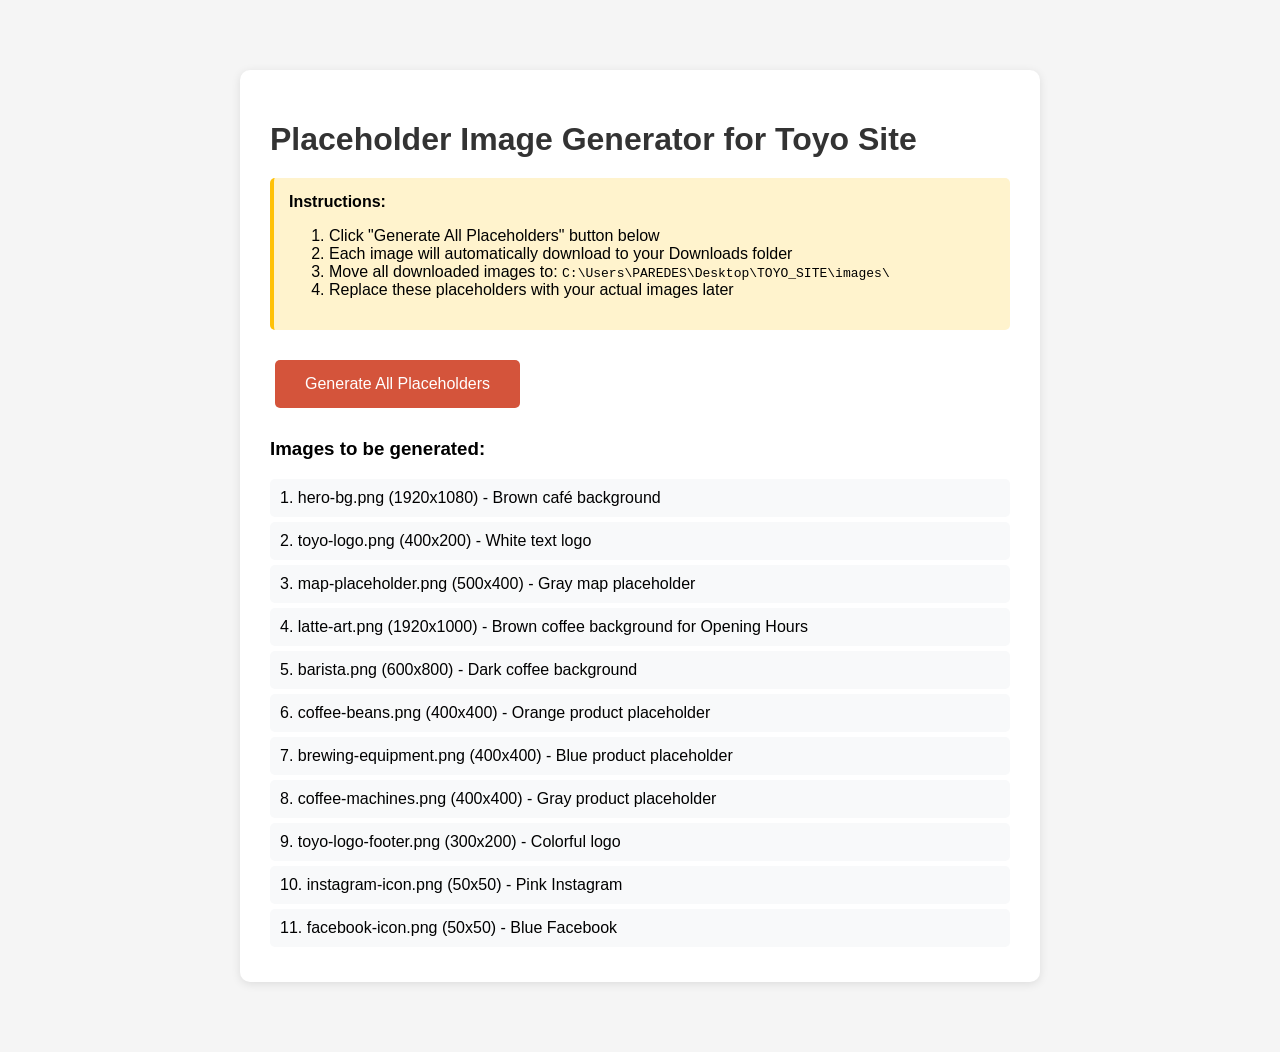
<file: generate-placeholders.html>
<!DOCTYPE html>
<html lang="en">
<head>
    <meta charset="UTF-8">
    <meta name="viewport" content="width=device-width, initial-scale=1.0">
    <title>Generate Placeholder Images</title>
    <style>
        body {
            font-family: Arial, sans-serif;
            max-width: 800px;
            margin: 50px auto;
            padding: 20px;
            background: #f5f5f5;
        }
        .container {
            background: white;
            padding: 30px;
            border-radius: 10px;
            box-shadow: 0 2px 10px rgba(0,0,0,0.1);
        }
        h1 {
            color: #333;
            margin-bottom: 10px;
        }
        .instructions {
            background: #fff3cd;
            padding: 15px;
            border-radius: 5px;
            margin: 20px 0;
            border-left: 4px solid #ffc107;
        }
        button {
            background: #d4543b;
            color: white;
            border: none;
            padding: 15px 30px;
            font-size: 16px;
            border-radius: 5px;
            cursor: pointer;
            margin: 10px 5px;
            transition: background 0.3s;
        }
        button:hover {
            background: #b8442f;
        }
        .status {
            margin-top: 20px;
            padding: 15px;
            background: #d4edda;
            border-radius: 5px;
            display: none;
        }
        canvas {
            display: none;
        }
        .image-list {
            margin-top: 20px;
        }
        .image-item {
            padding: 10px;
            margin: 5px 0;
            background: #f8f9fa;
            border-radius: 5px;
        }
    </style>
</head>
<body>
    <div class="container">
        <h1>Placeholder Image Generator for Toyo Site</h1>
        <div class="instructions">
            <strong>Instructions:</strong>
            <ol>
                <li>Click "Generate All Placeholders" button below</li>
                <li>Each image will automatically download to your Downloads folder</li>
                <li>Move all downloaded images to: <code>C:\Users\PAREDES\Desktop\TOYO_SITE\images\</code></li>
                <li>Replace these placeholders with your actual images later</li>
            </ol>
        </div>
        
        <button onclick="generateAllImages()">Generate All Placeholders</button>
        
        <div class="status" id="status">
            <strong>✓ Success!</strong> All placeholder images have been generated and downloaded.
            <br>Please move them from your Downloads folder to the images folder.
        </div>
        
        <div class="image-list">
            <h3>Images to be generated:</h3>
            <div class="image-item">1. hero-bg.png (1920x1080) - Brown café background</div>
            <div class="image-item">2. toyo-logo.png (400x200) - White text logo</div>
            <div class="image-item">3. map-placeholder.png (500x400) - Gray map placeholder</div>
            <div class="image-item">4. latte-art.png (1920x1000) - Brown coffee background for Opening Hours</div>
            <div class="image-item">5. barista.png (600x800) - Dark coffee background</div>
            <div class="image-item">6. coffee-beans.png (400x400) - Orange product placeholder</div>
            <div class="image-item">7. brewing-equipment.png (400x400) - Blue product placeholder</div>
            <div class="image-item">8. coffee-machines.png (400x400) - Gray product placeholder</div>
            <div class="image-item">9. toyo-logo-footer.png (300x200) - Colorful logo</div>
            <div class="image-item">10. instagram-icon.png (50x50) - Pink Instagram</div>
            <div class="image-item">11. facebook-icon.png (50x50) - Blue Facebook</div>
        </div>
    </div>
    
    <canvas id="canvas"></canvas>
    
    <script>
        function createImage(width, height, backgroundColor, text, textColor, fileName) {
            const canvas = document.getElementById('canvas');
            canvas.width = width;
            canvas.height = height;
            const ctx = canvas.getContext('2d');
            
            // Background
            ctx.fillStyle = backgroundColor;
            ctx.fillRect(0, 0, width, height);
            
            // Text
            ctx.fillStyle = textColor;
            ctx.textAlign = 'center';
            ctx.textBaseline = 'middle';
            
            // Adjust font size based on canvas size
            const fontSize = Math.min(width, height) / 10;
            ctx.font = `bold ${fontSize}px Arial`;
            
            // Draw text
            const lines = text.split('\n');
            const lineHeight = fontSize * 1.2;
            const startY = height / 2 - ((lines.length - 1) * lineHeight) / 2;
            
            lines.forEach((line, index) => {
                ctx.fillText(line, width / 2, startY + index * lineHeight);
            });
            
            // Add dimension text at bottom
            ctx.font = `${fontSize / 3}px Arial`;
            ctx.fillStyle = textColor + '80'; // Semi-transparent
            ctx.fillText(`${width}x${height}px`, width / 2, height - 30);
            
            // Download
            canvas.toBlob(blob => {
                const url = URL.createObjectURL(blob);
                const a = document.createElement('a');
                a.href = url;
                a.download = fileName;
                a.click();
                URL.revokeObjectURL(url);
            });
        }
        
        function generateAllImages() {
            setTimeout(() => createImage(1920, 1080, '#6b4e3d', 'HERO\nBACKGROUND\n[Replace with café interior photo]', '#ffffff', 'hero-bg.png'), 100);
            setTimeout(() => createImage(400, 200, '#2a2a2a', 'TOYO\n[Replace with logo]', '#ffffff', 'toyo-logo.png'), 300);
            setTimeout(() => createImage(500, 400, '#9e9e9e', 'MAP\nPLACEHOLDER\n[Replace with map screenshot]', '#ffffff', 'map-placeholder.png'), 500);
            setTimeout(() => createImage(1920, 1000, '#8b6f47', 'LATTE ART BACKGROUND\n[Replace with coffee photo]', '#ffffff', 'latte-art.png'), 700);
            setTimeout(() => createImage(600, 800, '#4a3428', 'BARISTA\n[Replace with café photo]', '#ffffff', 'barista.png'), 900);
            setTimeout(() => createImage(400, 400, '#ff9e5a', 'COFFEE\nBEANS\n[Replace with product photo]', '#ffffff', 'coffee-beans.png'), 1100);
            setTimeout(() => createImage(400, 400, '#5a9eff', 'BREWING\nEQUIPMENT\n[Replace with product photo]', '#ffffff', 'brewing-equipment.png'), 1300);
            setTimeout(() => createImage(400, 400, '#757575', 'COFFEE\nMACHINES\n[Replace with product photo]', '#ffffff', 'coffee-machines.png'), 1500);
            setTimeout(() => createImage(300, 200, '#d4543b', 'TOYO\nLOGO\n[Replace with colorful logo]', '#ffffff', 'toyo-logo-footer.png'), 1700);
            setTimeout(() => createImage(50, 50, '#E4405F', 'IG', '#ffffff', 'instagram-icon.png'), 1900);
            setTimeout(() => createImage(50, 50, '#1877F2', 'FB', '#ffffff', 'facebook-icon.png'), 2100);
            
            // Show status message
            setTimeout(() => {
                document.getElementById('status').style.display = 'block';
            }, 2500);
        }
    </script>
</body>
</html>
</file>
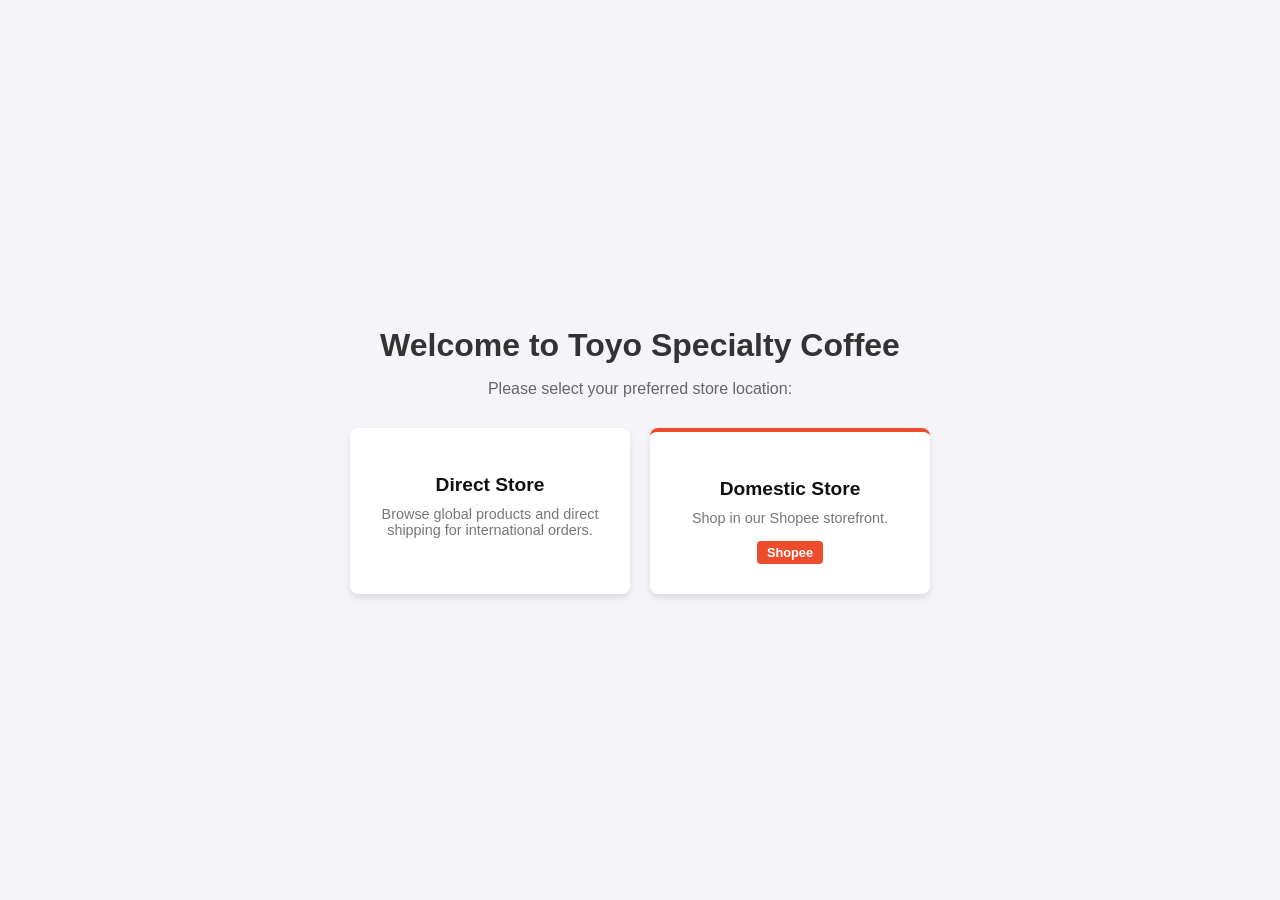
<file: pages/option-equipment.html>
<!DOCTYPE html>
<html lang="en">
<head>
    <meta charset="UTF-8">
    <meta name="viewport" content="width=device-width, initial-scale=1.0">
    <title>Select Your Store - Toyo Specialty Coffee</title>
    <link rel="icon" href="/images/icon_image.jpg" type="image/jpg">
    
    <style>
        /* Store Selector Styles */
        .store-selector-body {
            font-family: Arial, sans-serif;
            background-color: #f4f4f9;
            margin: 0;
            display: flex;
            justify-content: center;
            align-items: center;
            height: 100vh;
        }

        .selector-container {
            text-align: center;
            max-width: 600px;
            padding: 20px;
        }

        .selector-container h1 {
            color: #333;
            margin-bottom: 10px;
        }

        .selector-container p {
            color: #666;
            margin-bottom: 30px;
        }

        .store-options {
            display: flex;
            gap: 20px;
            justify-content: center;
            flex-wrap: wrap;
        }

        .store-card {
            background: #ffffff;
            padding: 30px;
            border-radius: 8px;
            text-decoration: none;
            color: #333;
            width: 220px;
            box-shadow: 0 4px 6px rgba(0,0,0,0.1);
            transition: transform 0.2s, box-shadow 0.2s;
            position: relative;
        }

        .store-card:hover {
            transform: translateY(-5px);
            box-shadow: 0 6px 12px rgba(0,0,0,0.15);
        }

        .store-card h2 {
            font-size: 1.2rem;
            margin-bottom: 10px;
            color: #111;
        }

        .store-card p {
            font-size: 0.9rem;
            color: #777;
            margin: 0;
        }

        .shopee-card {
            border-top: 4px solid #ee4d2d; /* Shopee's signature orange color */
        }

        .badge {
            display: inline-block;
            margin-top: 15px;
            background-color: #ee4d2d;
            color: white;
            padding: 4px 10px;
            font-size: 0.8rem;
            border-radius: 4px;
            font-weight: bold;
        }

    </style>
</head>
<body class="store-selector-body">

    <div class="selector-container">
        <h1>Welcome to Toyo Specialty Coffee</h1>
        <p>Please select your preferred store location:</p>

        <div class="store-options">
            <a href="https://store.toyocafe.org" target="_blank" rel="noopener noreferrer" class="store-card">
                <h2>Direct Store</h2>
                <p>Browse global products and direct shipping for international orders.</p>
            </a>

            <a href="https://shopee.ph/toyocafeph?originalCategoryId=11034549#product_list" target="_blank" rel="noopener noreferrer" class="store-card shopee-card">
                <h2>Domestic Store</h2>
                <p>Shop in our Shopee storefront.</p>
                <span class="badge">Shopee</span>
            </a>
        </div>
    </div>

    </body>
</html>
</file>
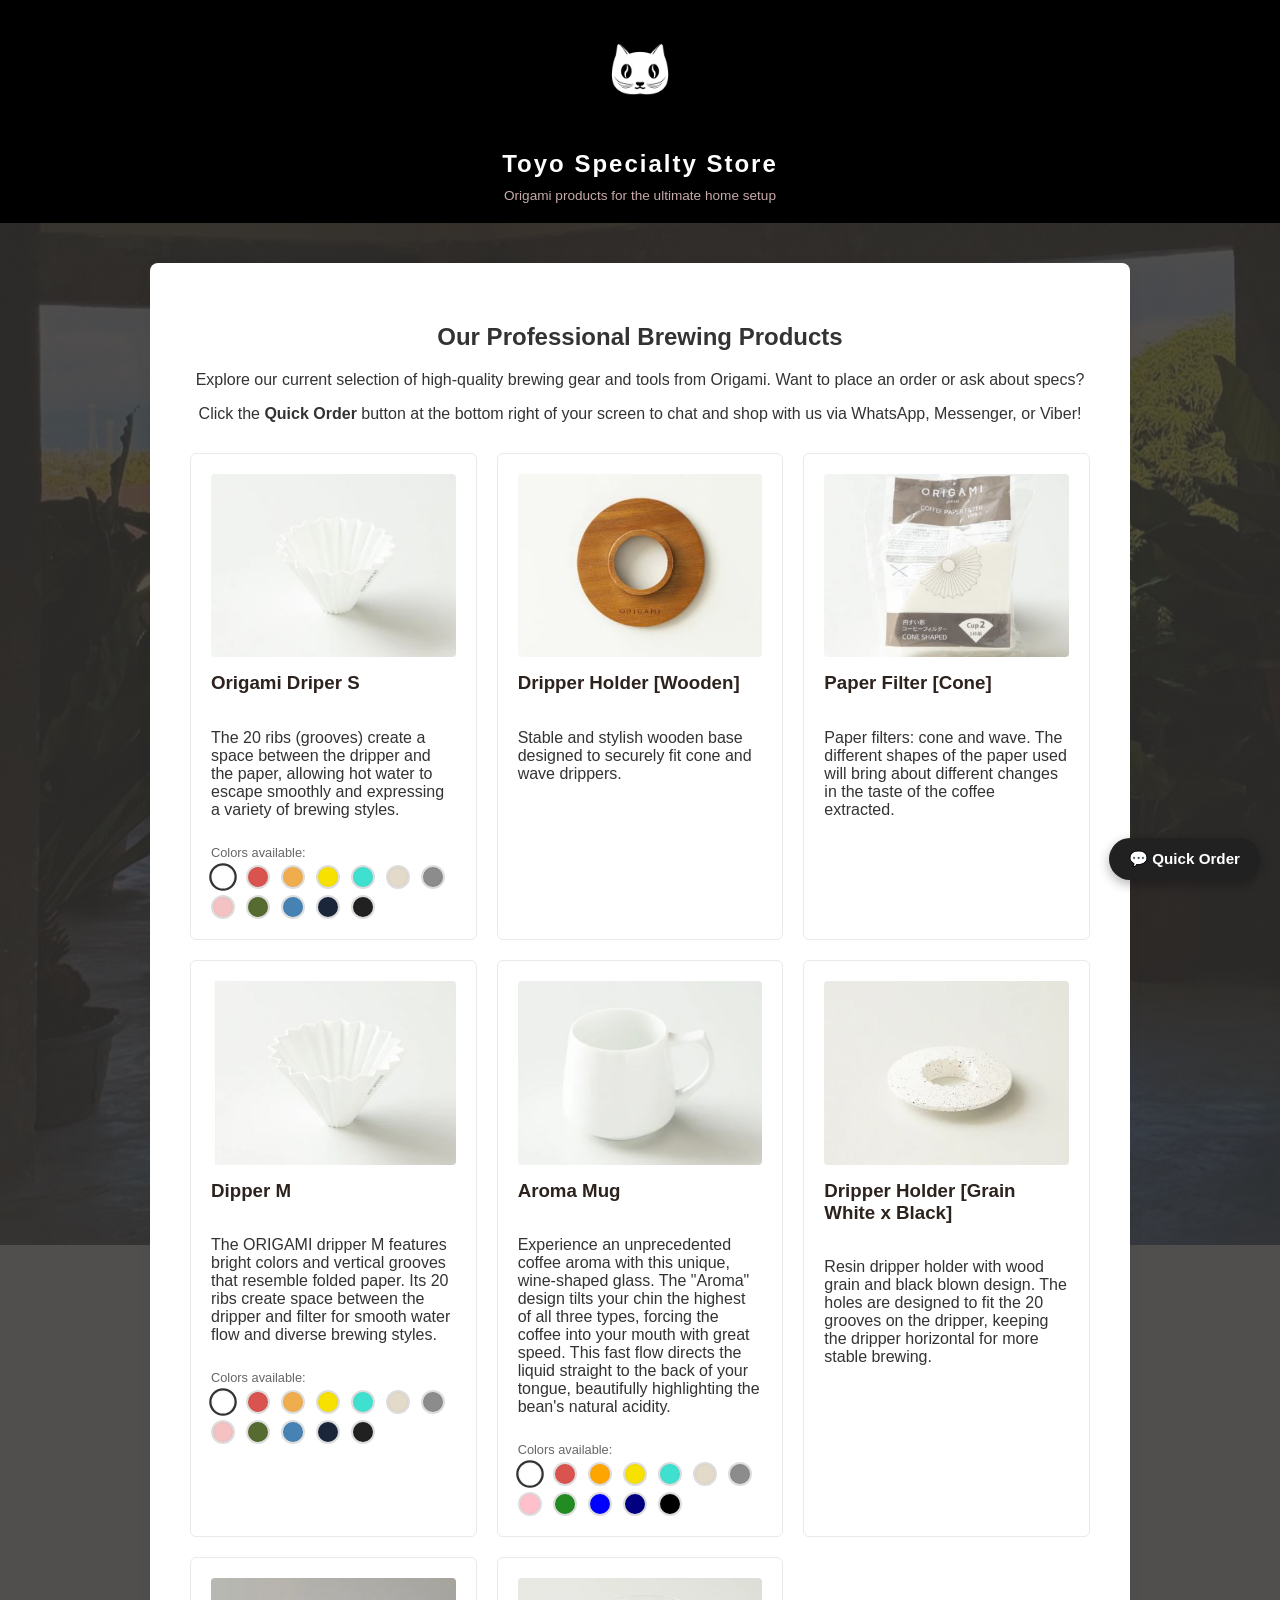
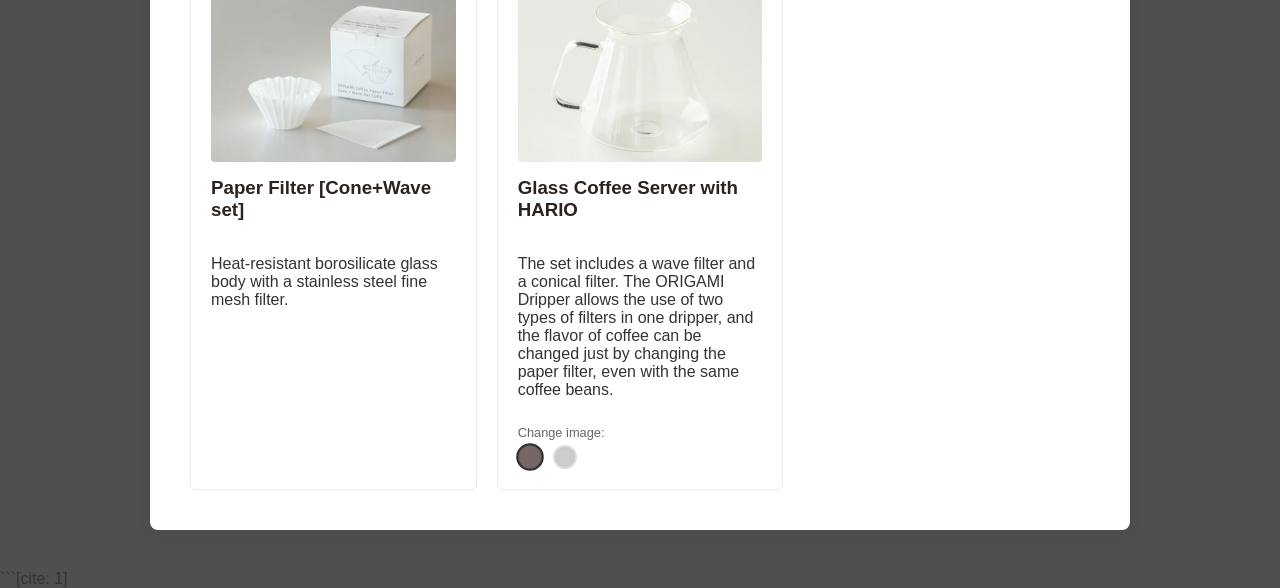
<file: pages/Brewing Store/Brewing-Equipment.html>
<!DOCTYPE html>
<html lang="en">
<head>
    <meta charset="UTF-8">
    <meta name="viewport" content="width=device-width, initial-scale=1.0">
    <title>Brewing Equipments Store</title>
    <link rel="icon" href="/images/icon_image.jpg" type="image/jpg">
    <link rel="stylesheet" href="/pages/store-style.css">
    <style>
        /* Smooth transition effect for the product image */
        .fade-image {
            transition: opacity 0.3s ease-in-out, transform 0.3s ease-in-out;
            opacity: 1;
        }

        /* Applied briefly during color change for a smooth fade effect */
        .fade-image.changing {
            opacity: 0.4;
            transform: scale(0.98);
        }

        /* Style and hover/active states for the color swatches */
        .swatch {
            cursor: pointer;
            display: inline-block;
            width: 20px;
            height: 20px;
            border-radius: 50%;
            border: 2px solid #ddd;
            margin-right: 5px;
            transition: transform 0.2s, border-color 0.2s;
        }

        .swatch:hover, .swatch.active {
            transform: scale(1.15);
            border-color: #333;
        }

        /* Make product images look clickable */
        .product-image {
            cursor: pointer;
        }

        /* Lightbox Modal Overlay */
        .image-modal {
            display: none;
            position: fixed;
            z-index: 1000;
            left: 0;
            top: 0;
            width: 100%;
            height: 100%;
            background-color: rgba(0, 0, 0, 0.8);
            justify-content: center;
            align-items: center;
        }

        /* Modal Content Wrapper */
        .modal-content-wrapper {
            position: relative;
            max-width: 90%;
            max-height: 90%;
            display: flex;
            justify-content: center;
            align-items: center;
        }

        /* Enlarged Image Inside Modal */
        .modal-image {
            max-width: 80vw;
            max-height: 80vh;
            border-radius: 8px;
            object-fit: contain;
            box-shadow: 0 5px 15px rgba(0,0,0,0.5);
        }

        /* Close Button on the Left Side */
        .modal-close {
            position: absolute;
            top: -15px;
            left: -15px;
            background-color: #fff;
            color: #333;
            font-size: 24px;
            font-weight: bold;
            width: 40px;
            height: 40px;
            border-radius: 50%;
            border: 2px solid #ccc;
            cursor: pointer;
            display: flex;
            justify-content: center;
            align-items: center;
            box-shadow: 0 2px 8px rgba(0,0,0,0.3);
            transition: background-color 0.2s, transform 0.2s;
            z-index: 1010;
        }

        .modal-close:hover {
            background-color: #f0f0f0;
            transform: scale(1.1);
        }

        /* Header / Navigation Bar Centered Styling */
        header {
            display: flex;
            flex-direction: column;
            align-items: center;
            justify-content: center;
            text-align: center;
            padding: 20px 30px;
        }

        .header-left {
            display: flex;
            flex-direction: column;
            align-items: center;
            gap: 15px;
        }

        .header-titles {
            display: flex;
            flex-direction: column;
            align-items: center;
        }

        header h1 {
            margin: 0;
            font-size: 1.5rem;
        }

        .tagline {
            font-size: 0.85rem;
            opacity: 0.8;
        }

        /* Floating Chat Widget Styles */
        .floating-chat-container {
            position: fixed;
            bottom: 20px;
            right: 20px;
            z-index: 999;
        }

        .floating-main-btn {
            background-color: #212121;
            color: white;
            border: none;
            border-radius: 50px;
            padding: 12px 20px;
            font-weight: bold;
            font-size: 0.95rem;
            cursor: pointer;
            box-shadow: 0 4px 12px rgba(0,0,0,0.3);
            display: flex;
            align-items: center;
            gap: 8px;
            transition: transform 0.2s;
        }

        .floating-main-btn:hover {
            transform: scale(1.05);
        }

        .floating-options {
            display: none;
            flex-direction: column;
            gap: 8px;
            position: absolute;
            bottom: 55px;
            right: 0;
            background: white;
            padding: 10px;
            border-radius: 12px;
            box-shadow: 0 5px 15px rgba(0,0,0,0.2);
            min-width: 180px;
        }

        .floating-options.active {
            display: flex;
        }

        .floating-options a {
            padding: 8px 12px;
            border-radius: 8px;
            color: white;
            text-decoration: none;
            font-weight: bold;
            font-size: 0.85rem;
            text-align: center;
            transition: opacity 0.2s;
        }

        .floating-options a:hover {
            opacity: 0.9;
        }

        .fl-whatsapp { background-color: #25d366; }
        .fl-messenger { background-color: #0084ff; }
        .fl-viber { background-color: #7360f2; }
    </style>
</head>
<body>

    <header>
        <div class="header-left">
            <div class="header-logo-wrapper">
                <img src="brewing-tools-images/cat-logo.png" alt="Toyo Specialty Store Logo" class="header-logo">
            </div>
            <div class="header-titles">
                <h1>Toyo Specialty Store</h1>
                <span class="tagline">Origami products for the ultimate home setup</span>
            </div>
        </div>
    </header>

    <div class="container">
        <h2>Our Professional Brewing Products</h2>
        <p>Explore our current selection of high-quality brewing gear and tools from Origami. Want to place an order or ask about specs?</p>
        <p>Click the <strong>Quick Order</strong> button at the bottom right of your screen to chat and shop with us via WhatsApp, Messenger, or Viber!</p>

        <div class="products-grid">
            <div class="product-card" data-product="origami-s">
                <div class="product-image-wrapper">
                    <img src="brewing-tools-images/dipper-s-colors/dipper-s-white.JPG" alt="Origami Driper S" class="product-image fade-image" id="origami-s-img" onclick="openModal(this)">
                </div>
                <h3>Origami Driper S</h3>
                <p>The 20 ribs (grooves) create a space between the dripper and the paper, allowing hot water to escape smoothly and expressing a variety of brewing styles.</p>
                
                <div class="color-swatches-container">
                    <span class="color-label">Colors available:</span>
                    <div class="color-swatches">
                        <span class="swatch active" style="background-color: #ffffff;" title="White" onclick="changeColor('origami-s-img', 'brewing-tools-images/dipper-s-colors/dipper-s-white.JPG', this)"></span>
                        <span class="swatch" style="background-color: #d9534f;" title="Red" onclick="changeColor('origami-s-img', 'brewing-tools-images/dipper-s-colors/dipper-s-red.JPG', this)"></span>
                        <span class="swatch" style="background-color: #f0ad4e;" title="Orange" onclick="changeColor('origami-s-img', 'brewing-tools-images/dipper-s-colors/dipper-s-orange.JPG', this)"></span>
                        <span class="swatch" style="background-color: #f7e100;" title="Yellow" onclick="changeColor('origami-s-img', 'brewing-tools-images/dipper-s-colors/dipper-s-yellow.JPG', this)"></span>
                        <span class="swatch" style="background-color: #40e0d0;" title="Turquoise" onclick="changeColor('origami-s-img', 'brewing-tools-images/dipper-s-colors/dipper-s-turquoise.JPG', this)"></span>
                        <span class="swatch" style="background-color: #e3dac9;" title="Matte Beige" onclick="changeColor('origami-s-img', 'brewing-tools-images/dipper-s-colors/dipper-s-beige.JPG', this)"></span>
                        <span class="swatch" style="background-color: #8c8c8c;" title="Matte Gray" onclick="changeColor('origami-s-img', 'brewing-tools-images/dipper-s-colors/dipper-s-gray.JPG', this)"></span>
                        <span class="swatch" style="background-color: #f4c2c2;" title="Matte Pink" onclick="changeColor('origami-s-img', 'brewing-tools-images/dipper-s-colors/dipper-s-pink.JPG', this)"></span>
                        <span class="swatch" style="background-color: #556b2f;" title="Matte Green" onclick="changeColor('origami-s-img', 'brewing-tools-images/dipper-s-colors/dipper-s-green.JPG', this)"></span>
                        <span class="swatch" style="background-color: #4682b4;" title="Matte Blue" onclick="changeColor('origami-s-img', 'brewing-tools-images/dipper-s-colors/dipper-s-blue.JPG', this)"></span>
                        <span class="swatch" style="background-color: #1b263b;" title="Matte Navy" onclick="changeColor('origami-s-img', 'brewing-tools-images/dipper-s-colors/dipper-s-navy.JPG', this)"></span>
                        <span class="swatch" style="background-color: #212121;" title="Matte Black" onclick="changeColor('origami-s-img', 'brewing-tools-images/dipper-s-colors/dipper-s-black.JPG', this)"></span>
                    </div>
                </div>
            </div>

            <div class="product-card">
                <div class="product-image-wrapper">
                    <img src="brewing-tools-images/dripper holder[holder].JPG" alt="Dripper Holder" class="product-image" onclick="openModal(this)">
                </div>
                <h3>Dripper Holder [Wooden]</h3>
                <p>Stable and stylish wooden base designed to securely fit cone and wave drippers.</p>
            </div>

            <div class="product-card">
                <div class="product-image-wrapper">
                    <img src="brewing-tools-images/origami filter[cone].JPG" alt="Origami Cone Filter" class="product-image" onclick="openModal(this)">
                </div>
                <h3>Paper Filter [Cone]</h3>
                <p>Paper filters: cone and wave. The different shapes of the paper used will bring about different changes in the taste of the coffee extracted.</p>
            </div>

            <div class="product-card" data-product="dipper-m">
                <div class="product-image-wrapper">
                    <img src="brewing-tools-images/dipper-m-colors/dipper-m-white.JPG" alt="Dipper M" class="product-image fade-image" id="dipper-m-img" onclick="openModal(this)">
                </div>
                <h3>Dipper M</h3>
                <p>The ORIGAMI dripper M features bright colors and vertical grooves that resemble folded paper. Its 20 ribs create space between the dripper and filter for smooth water flow and diverse brewing styles.</p>
                
                <div class="color-swatches-container">
                    <span class="color-label">Colors available:</span>
                    <div class="color-swatches">
                        <span class="swatch active" style="background-color: #ffffff;" title="White" onclick="changeColor('dipper-m-img', 'brewing-tools-images/dipper-m-colors/dipper-m-white.JPG', this)"></span>
                        <span class="swatch" style="background-color: #d9534f;" title="Red" onclick="changeColor('dipper-m-img', 'brewing-tools-images/dipper-m-colors/dipper-m-red.JPG', this)"></span>
                        <span class="swatch" style="background-color: #f0ad4e;" title="Orange" onclick="changeColor('dipper-m-img', 'brewing-tools-images/dipper-m-colors/dipper-m-orange.JPG', this)"></span>
                        <span class="swatch" style="background-color: #f7e100;" title="Yellow" onclick="changeColor('dipper-m-img', 'brewing-tools-images/dipper-m-colors/dipper-m-yellow.JPG', this)"></span>
                        <span class="swatch" style="background-color: #40e0d0;" title="Turquoise" onclick="changeColor('dipper-m-img', 'brewing-tools-images/dipper-m-colors/dipper-m-turquoise.JPG', this)"></span>
                        <span class="swatch" style="background-color: #e3dac9;" title="Matte Beige" onclick="changeColor('dipper-m-img', 'brewing-tools-images/dipper-m-colors/dipper-m-beige.JPG', this)"></span>
                        <span class="swatch" style="background-color: #8c8c8c;" title="Matte Gray" onclick="changeColor('dipper-m-img', 'brewing-tools-images/dipper-m-colors/dipper-m-gray.JPG', this)"></span>
                        <span class="swatch" style="background-color: #f4c2c2;" title="Matte Pink" onclick="changeColor('dipper-m-img', 'brewing-tools-images/dipper-m-colors/dipper-m-pink.JPG', this)"></span>
                        <span class="swatch" style="background-color: #556b2f;" title="Matte Green" onclick="changeColor('dipper-m-img', 'brewing-tools-images/dipper-m-colors/dipper-m-green.JPG', this)"></span>
                        <span class="swatch" style="background-color: #4682b4;" title="Matte Blue" onclick="changeColor('dipper-m-img', 'brewing-tools-images/dipper-m-colors/dipper-m-blue.JPG', this)"></span>
                        <span class="swatch" style="background-color: #1b263b;" title="Matte Navy" onclick="changeColor('dipper-m-img', 'brewing-tools-images/dipper-m-colors/dipper-m-navy.JPG', this)"></span>
                        <span class="swatch" style="background-color: #212121;" title="Matte Black" onclick="changeColor('dipper-m-img', 'brewing-tools-images/dipper-m-colors/dipper-m-black.JPG', this)"></span>
                    </div>
                </div>
            </div>

            <div class="product-card" data-product="aroma-mug">
                <div class="product-image-wrapper">
                    <img src="brewing-tools-images/aroma-mug/aroma-mug-white.JPG" alt="Aroma Mug" class="product-image fade-image" id="aroma-mug-img" onclick="openModal(this)">
                </div>
                <h3>Aroma Mug</h3>
                <p>Experience an unprecedented coffee aroma with this unique, wine-shaped glass. The "Aroma" design tilts your chin the highest of all three types, forcing the coffee into your mouth with great speed. This fast flow directs the liquid straight to the back of your tongue, beautifully highlighting the bean's natural acidity.</p>
                
                <div class="color-swatches-container">
                    <span class="color-label">Colors available:</span>
                    <div class="color-swatches">
                        <span class="swatch active" style="background-color: #ffffff;" title="White" onclick="changeColor('aroma-mug-img', 'brewing-tools-images/aroma-mug/aroma-mug-white.JPG', this)"></span>
                        <span class="swatch" style="background-color: #d9534f;" title="Red" onclick="changeColor('aroma-mug-img', 'brewing-tools-images/aroma-mug/aroma-mug-red.JPG', this)"></span>
                        <span class="swatch" style="background-color: #ffa500;" title="Orange" onclick="changeColor('aroma-mug-img', 'brewing-tools-images/aroma-mug/aroma-mug-orange.JPG', this)"></span>
                        <span class="swatch" style="background-color: #f7e100;" title="Yellow" onclick="changeColor('aroma-mug-img', 'brewing-tools-images/aroma-mug/aroma-mug-yellow.JPG', this)"></span>
                        <span class="swatch" style="background-color: #40e0d0;" title="Turquoise" onclick="changeColor('aroma-mug-img', 'brewing-tools-images/aroma-mug/aroma-mug-turquoise.JPG', this)"></span>
                        <span class="swatch" style="background-color: #e3dac9;" title="Beige" onclick="changeColor('aroma-mug-img', 'brewing-tools-images/aroma-mug/aroma-mug-beige.JPG', this)"></span>
                        <span class="swatch" style="background-color: #8c8c8c;" title="Gray" onclick="changeColor('aroma-mug-img', 'brewing-tools-images/aroma-mug/aroma-mug-gray.JPG', this)"></span>
                        <span class="swatch" style="background-color: #ffc0cb;" title="Pink" onclick="changeColor('aroma-mug-img', 'brewing-tools-images/aroma-mug/aroma-mug-pink.JPG', this)"></span>
                        <span class="swatch" style="background-color: #228b22;" title="Green" onclick="changeColor('aroma-mug-img', 'brewing-tools-images/aroma-mug/aroma-mug-green.JPG', this)"></span>
                        <span class="swatch" style="background-color: #0000ff;" title="Blue" onclick="changeColor('aroma-mug-img', 'brewing-tools-images/aroma-mug/aroma-mug-blue.JPG', this)"></span>
                        <span class="swatch" style="background-color: #000080;" title="Navy" onclick="changeColor('aroma-mug-img', 'brewing-tools-images/aroma-mug/aroma-mug-navy.JPG', this)"></span>
                        <span class="swatch" style="background-color: #000000;" title="Black" onclick="changeColor('aroma-mug-img', 'brewing-tools-images/aroma-mug/aroma-mug-black.JPG', this)"></span>
                    </div>
                </div>
            </div>

            <div class="product-card">
                <div class="product-image-wrapper">
                    <img src="brewing-tools-images/Dripper holder [Grain White x Black].JPG" alt="V60 Pour Over Dripper" class="product-image" onclick="openModal(this)">
                </div>
                <h3>Dripper Holder [Grain White x Black]</h3>
                <p>Resin dripper holder with wood grain and black blown design. The holes are designed to fit the 20 grooves on the dripper, keeping the dripper horizontal for more stable brewing.</p>
            </div>

            <div class="product-card">
                <div class="product-image-wrapper">
                    <img src="brewing-tools-images/Paper Filter [Cone+Wave set].JPG" alt="Classic French Press" class="product-image" onclick="openModal(this)">
                </div>
                <h3>Paper Filter [Cone+Wave set]</h3>
                <p>Heat-resistant borosilicate glass body with a stainless steel fine mesh filter.</p>

            </div>

            <div class="product-card">
                <div class="product-image-wrapper">
                    <img src="brewing-tools-images/Glass Coffee Server with HARIO.JPG" alt="Glass Coffee Server with HARIO" class="product-image fade-image" id="hario-server-img" onclick="openModal(this)">
                </div>
                <h3>Glass Coffee Server with HARIO</h3>
                <p>The set includes a wave filter and a conical filter. The ORIGAMI Dripper allows the use of two types of filters in one dripper, and the flavor of coffee can be changed just by changing the paper filter, even with the same coffee beans.</p>
            
                <div class="color-swatches-container">
                    <span class="color-label">Change image:</span>
                    <div class="color-swatches">
                        <span class="swatch active" style="background-color: #766666;" title="Default" onclick="changeColor('hario-server-img', 'brewing-tools-images/Glass Coffee Server with HARIO.JPG', this)"></span>
                        <span class="swatch" style="background-color: #cccccc;" title="Hario Glass" onclick="changeColor('hario-server-img', 'brewing-tools-images/HARIO GLASS.JPG', this)"></span>
                    </div>
                </div>
            </div>

        </div> 
    </div> 

    <!-- Lightbox Modal Container -->
    <div id="imageModal" class="image-modal" onclick="closeModal(event)">
        <div class="modal-content-wrapper">
            <button class="modal-close" onclick="closeModal(event)">&times;</button>
            <img class="modal-image" id="modalImg" alt="Enlarged Product View">
        </div>
    </div>

    <!-- Floating Chat Widget (Bottom-Right) -->
    <div class="floating-chat-container">
        <div class="floating-options" id="floatingOptions">
            <a href="https://wa.me/639627708694" target="_blank" class="fl-whatsapp">WhatsApp</a>
            <a href="https://m.me/61574739190985" target="_blank" onclick="openMessenger(event)" class="fl-messenger">Facebook Messenger</a>
            <a href="viber://chat?number=%2B639627708694" target="_blank" class="fl-viber" id="viberLink">Viber</a>
        </div>
        <button class="floating-main-btn" onclick="toggleFloatingChat()">
            💬 Quick Order
        </button>
    </div>

    <script>
        function openMessenger(event) {
            event.preventDefault();
            var width = 800;
            var height = 600;
            var left = (window.innerWidth / 2) - (width / 2);
            var top = (window.innerHeight / 2) - (height / 2);
            
            window.open("https://m.me/61574739190985", "MessengerChat", "width=" + width + ",height=" + height + ",top=" + top + ",left=" + left + ",toolbar=no,location=no,status=no,menubar=no,scrollbars=yes");
        }

        function toggleFloatingChat() {
            var options = document.getElementById('floatingOptions');
            options.classList.toggle('active');
        }

        function changeColor(imgId, newImageSrc, swatchElement) {
            var imgElement = document.getElementById(imgId);
            
            if (imgElement.src.includes(newImageSrc)) return;

            imgElement.classList.add('changing');

            setTimeout(function() {
                imgElement.src = newImageSrc;
                imgElement.classList.remove('changing');
            }, 300);

            var parentSwatches = swatchElement.closest('.color-swatches').querySelectorAll('.swatch');
            parentSwatches.forEach(function(s) {
                s.classList.remove('active');
            });
            swatchElement.classList.add('active');
        }

        function openModal(imgElement) {
            var modal = document.getElementById('imageModal');
            var modalImg = document.getElementById('modalImg');
            modal.style.display = 'flex';
            modalImg.src = imgElement.src;
        }

        function closeModal(event) {
            if (event.target.id === 'imageModal' || event.target.classList.contains('modal-close')) {
                document.getElementById('imageModal').style.display = 'none';
            }
        }

        // Check if the user is on a mobile device
        function isMobileDevice() {
            return /Android|webOS|iPhone|iPad|iPod|BlackBerry|IEMobile|Opera Mini/i.test(navigator.userAgent);
        }

        // If NOT on a mobile device (i.e. desktop), hide the Viber option
        window.addEventListener('DOMContentLoaded', function() {
            var viberElement = document.getElementById('viberLink');
            if (viberElement && !isMobileDevice()) {
                viberElement.style.display = 'none';
            }
        });
    </script>

</body>
</html>
```[cite: 1]
</file>
<file: pages/store-style.css>
/* General page styling */
        body {
            font-family: 'Helvetica Neue', Arial, sans-serif;
            margin: 0;
            padding: 0;
            /* Background image placeholder */
            background: linear-gradient(rgba(50, 48, 46, 0.85), rgba(50, 48, 46, 0.85)), url('/images/hero-bg2.jpg') no-repeat center center fixed;
            background-size: cover;
            color: #333;
        }

        header {
            background-color: #000000;
            color: white;
            padding: 30px 20px;
            text-align: center;
        }

        /* Centered Logo Placeholder Style */
        .header-logo-wrapper {
            width: 100px;
            height: 100px;
            margin: 0 auto 15px auto;
            border-radius: 50%;
            overflow: hidden;
            background-color: #222;
            display: flex;
            align-items: center;
            justify-content: center;
        }

        .header-logo {
            width: 100%;
            height: 100%;
            object-fit: cover;
            display: block;
        }

        h1 {
            margin: 0;
            font-size: 2.5rem;
            letter-spacing: 2px;
        }

        .tagline {
            display: block;
            margin-top: 10px;
            font-size: 1.1rem;
            color: #f9d6d5;
        }

        .container {
            max-width: 900px;
            margin: 40px auto;
            background: white;
            padding: 40px;
            border-radius: 8px;
            box-shadow: 0 4px 15px rgba(0, 0, 0, 0.05);
            text-align: center;
        }

        .products-grid {
            display: grid;
            grid-template-columns: repeat(3, 1fr);
            gap: 20px;
            margin-top: 30px;
            text-align: left;
        }

        /* Responsive adjustment for smaller screens so it doesn't break */
        @media (max-width: 768px) {
            .products-grid {
                grid-template-columns: repeat(auto-fit, minmax(220px, 1fr));
            }
        }

        .product-card {
            border: 1px solid #eaeaea;
            border-radius: 6px;
            padding: 20px;
            background: #fff;
            display: flex;
            flex-direction: column;
        }

        /* Standardized 4:3 image wrapper enforcing exact proportion display */
        .product-image-wrapper {
            width: 100%;
            aspect-ratio: 4 / 3;
            background-color: #f0f0f0;
            border-radius: 4px;
            overflow: hidden;
            margin-bottom: 15px;
        }

        .product-image {
            width: 100%;
            height: 100%;
            object-fit: cover;
            display: block;
        }

        .product-card h3 {
            margin-top: 0;
            color: #2c221e;
        }

        /* Floating Facebook Messenger Link Button */
        .messenger-bubble {
            position: fixed;
            bottom: 25px;
            right: 25px;
            background-color: #0084ff;
            color: white;
            padding: 14px 24px;
            border-radius: 50px;
            text-decoration: none;
            font-size: 15px;
            font-weight: bold;
            box-shadow: 0px 4px 12px rgba(0, 132, 255, 0.3);
            display: flex;
            align-items: center;
            gap: 10px;
            z-index: 1000;
            cursor: pointer;
            transition: background-color 0.2s ease, transform 0.2s ease;
        }

        .messenger-bubble:hover {
            background-color: #006dd6;
            transform: scale(1.05);
        }

        /* Color swatches styling */
        .color-swatches-container {
            margin-top: 10px;
        }

        .color-label {
            font-size: 0.8rem;
            color: #666;
            margin-bottom: 5px;
            display: block;
        }

        .color-swatches {
            display: flex;
            flex-wrap: wrap;
            gap: 6px;
        }

        .swatch {
            width: 18px;
            height: 18px;
            border-radius: 50%;
            border: 1px solid #ccc;
            display: inline-block;
            cursor: pointer;
            box-shadow: inset 0 0 2px rgba(0,0,0,0.1);
        }
</file>
